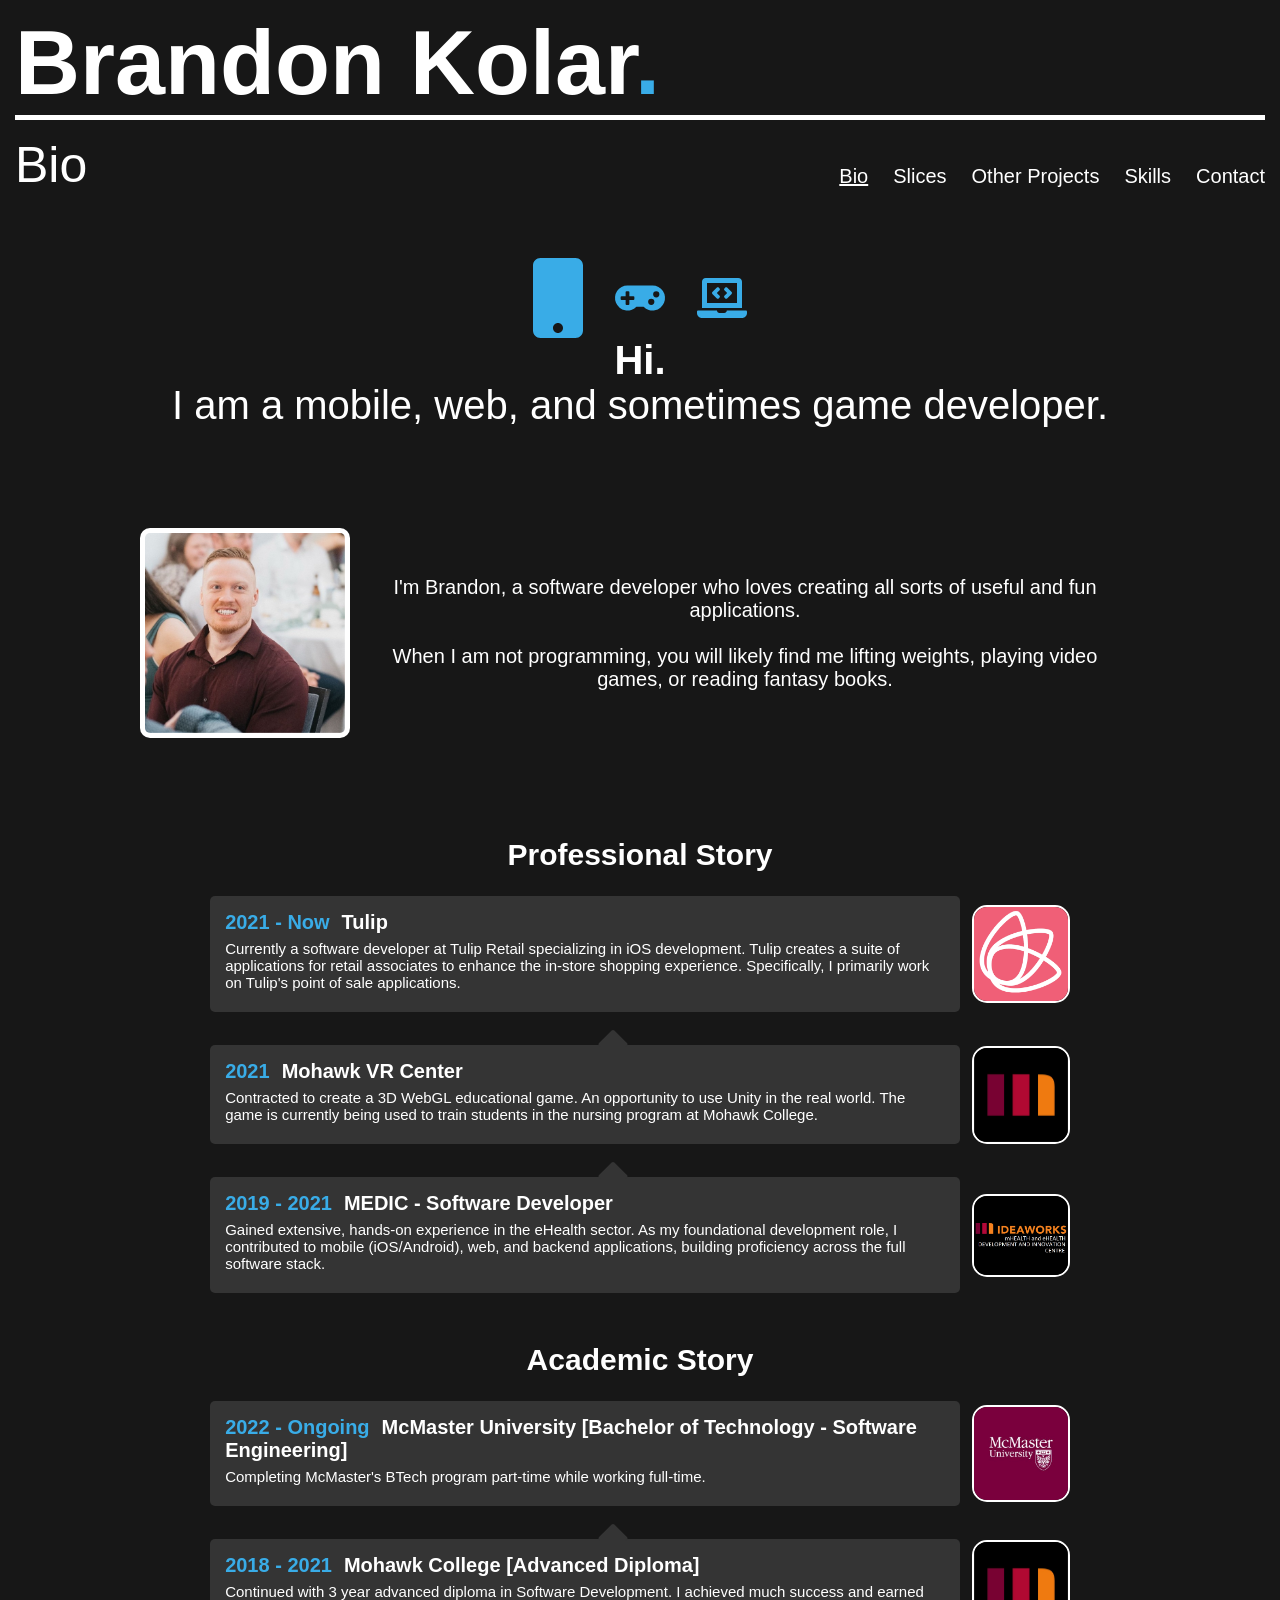
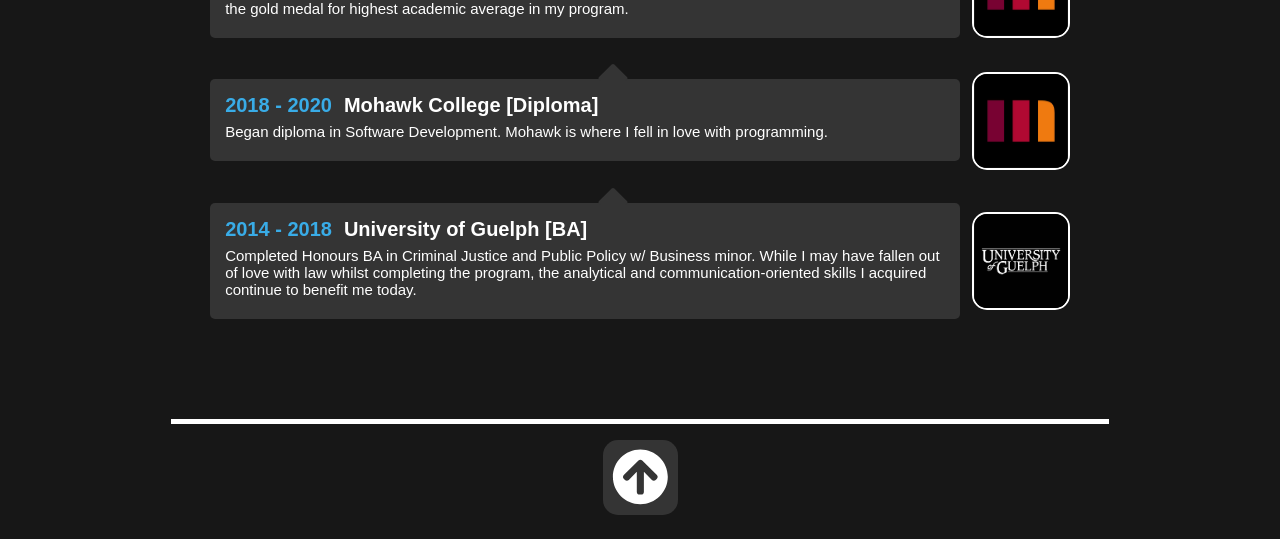
<file: index.html>
<!doctype html><html lang=""><head><meta charset="utf-8"><meta http-equiv="X-UA-Compatible" content="IE=edge"><meta name="viewport" content="width=device-width,initial-scale=1"><title>Brandon Kolar</title><script>// MIT License
      // https://github.com/rafgraph/spa-github-pages
      // This script checks to see if a redirect is present in the query string,
      // converts it back into the correct url and adds it to the
      // browser's history using window.history.replaceState(...),
      // which won't cause the browser to attempt to load the new url.
      // When the single page app is loaded further down in this file,
      // the correct url will be waiting in the browser's history for
      // the single page app to route accordingly.
      (function(l) {
          if (l.search[1] === '/' ) {
          var decoded = l.search.slice(1).split('&').map(function(s) { 
              return s.replace(/~and~/g, '&')
          }).join('?');
          window.history.replaceState(null, null,
              l.pathname.slice(0, -1) + decoded + l.hash
          );
          }
      }(window.location))</script><script defer="defer" src="/js/chunk-vendors.e4352e41.js"></script><script defer="defer" src="/js/app.6f97b60b.js"></script><link href="/css/app.be184b55.css" rel="stylesheet"></head><body><noscript><strong>We're sorry but personal-portfolio doesn't work properly without JavaScript enabled. Please enable it to continue.</strong></noscript><div id="app"></div></body></html>
</file>
<file: css/app.be184b55.css>
@import url(https://fonts.googleapis.com/css2?family=Roboto:wght@400;700&display=swap);#navBarTitle{font-size:90px;font-weight:700;color:#fff;border-bottom:thick solid #fff}#navBarNavigation{display:flex;justify-content:space-between;margin-top:16px}#navBarNavigationTitle{font-size:50px;color:#fff}#navBarNavigationItems{display:flex;align-items:flex-end;padding-bottom:6px}#navBarButton{display:none;height:40px;width:40px;color:#fff;z-index:1;transition:all .5s ease}.navBarActive{transform:rotate(90deg)}.navBarItem{font-size:20px;margin-left:25px;text-decoration:none;color:#fff}.router-link-active{text-decoration:underline!important}#sideMenu{position:fixed;width:50%;height:100%;background-color:#343434;top:0;left:0;bottom:0;z-index:1;padding-top:10%}.sideBarMenuItem{display:block;color:#fff;text-decoration:none;font-size:5vw;margin-left:10%;margin-bottom:12px}.slide-enter-active,.slide-leave-active{transition:.5s}.slide-enter-from,.slide-leave-to{transform:translate(-100%)}@media (max-width:750px){#navBarTitle{font-size:70px}}@media (max-width:550px){#navBarTitle{font-size:50px}#navBarNavigationTitle{font-size:30px;color:#fff}.navBarItem{font-size:15px}#navBarTitle{font-size:40px}#navBarNavigationTitle{font-size:30px;color:#fff}.navBarItem{margin-left:15px}}@media (max-width:500px){#navBarNavigationTitle{align-self:flex-end}#navBarNavigationItems{display:none}#navBarButton{display:block}}#container[data-v-74917a43]{display:flex;border-top:thick solid #fff;width:75%;margin-top:100px;font-size:15px;color:#fff;padding:0}#footerText[data-v-74917a43]{align-self:flex-end}#TopButton[data-v-74917a43]{margin-top:16px;align-self:center;width:75px;height:75px;background-color:#343434;border:none;border-radius:15px;color:#fff}#TopButton[data-v-74917a43]:hover{background-color:#404040}#TopIcon[data-v-74917a43]{height:90%;width:90%;cursor:pointer}#containerTimeline[data-v-23fd0ef7]{display:flex;align-items:center;justify-content:center;margin-left:12.5%;margin-right:12.5%}#containerT[data-v-23fd0ef7]{margin-bottom:0;width:80%}#text[data-v-23fd0ef7]{display:flex;flex-direction:column;background-color:#343434;border-radius:5px;padding:15px;color:#fff}#header[data-v-23fd0ef7]{font-weight:700}#title[data-v-23fd0ef7]{font-size:20px}#year[data-v-23fd0ef7]{margin-right:12px;font-size:20px}#content[data-v-23fd0ef7]{font-size:15px;padding-top:6px;padding-bottom:6px;white-space:pre-wrap}#arrow[data-v-23fd0ef7]{display:block;color:#343434;height:50px;width:100%;margin-bottom:-17px;margin-left:3.75%}.offsetArrow[data-v-23fd0ef7]{margin-top:34px}#circle[data-v-23fd0ef7]{display:block;position:relative;bottom:9px;height:30px;width:100%;margin-bottom:-25px}#containerImage[data-v-23fd0ef7]{width:10%;margin-left:12px;height:100%;border:2px solid #fff;border-radius:15px}@media (max-width:800px){#containerTimeline[data-v-23fd0ef7]{margin-left:2px;margin-right:2px}#header[data-v-23fd0ef7]{font-size:3vw}#title[data-v-23fd0ef7]{font-size:15px}#content[data-v-23fd0ef7]{font-size:12px;padding-top:16px;padding-bottom:16px}#containerImage[data-v-23fd0ef7]{width:15%;height:100%}}#rowOne[data-v-006bedc9]{display:flex;justify-content:center;margin-top:64px}#rowTwo[data-v-006bedc9]{font-size:40px;text-align:center;margin-left:10%;margin-right:10%;color:#fff}@media (max-width:550px){#rowTwo[data-v-006bedc9]{font-size:5vw}}#rowThree[data-v-006bedc9]{display:flex;margin-top:100px;padding-left:10%;padding-right:10%;justify-content:center;align-items:center}#rowThree img[data-v-006bedc9]{height:auto;width:200px;background-color:#fff;padding-left:5px;padding-right:5px;padding-top:5px;padding-bottom:5px;border-radius:10px}#rowThreeText[data-v-006bedc9]{color:#fff;text-align:center;font-size:20px;align-self:center;padding:20px}.whiteIcon[data-v-006bedc9]{color:#39ace7;height:auto;width:50px;margin-left:16px;margin-right:16px}@media (max-width:700px){#rowThree[data-v-006bedc9]{flex-direction:column;padding-left:1%;padding-right:1%}#rowThree img[data-v-006bedc9]{padding-right:1%;padding-left:1%;padding-top:0}#rowThreeText[data-v-006bedc9]{font-size:4vw}}#rowFour[data-v-006bedc9]{margin-top:100px}#rowFourHeader[data-v-006bedc9]{color:#fff;text-align:center;font-size:30px;font-weight:700;margin-bottom:24px}#rowFive[data-v-006bedc9]{margin-top:50px}#rowFiveHeader[data-v-006bedc9]{color:#fff;text-align:center;font-size:30px;font-weight:700;margin-bottom:24px}.projectBox{display:flex;margin-left:5%;margin-right:5%;margin-bottom:32px;align-items:center;justify-content:center}.projectImage{flex:1;height:100%;align-self:center;width:200px;border:2px solid #fff;border-radius:15px}.projectDetails{display:flex;flex:3;flex-direction:column;padding:12px;margin-left:12px;justify-content:flex-start}.projectDescription{padding-top:6px;padding-bottom:6px;font-size:15px;white-space:pre-line}.projectTitle{font-size:25px;font-weight:700}.projectSkills{display:flex;margin-top:auto;font-weight:700;justify-content:space-between;align-items:center}.socialMediaIcons{align-self:flex-end}.socialMediaIcon{color:#fff;height:50px;width:50px!important;margin-right:32px;justify-self:flex-end}.socialMediaIcon:hover{color:#39ace7}@media (max-width:750px){.projectImage{height:100px;width:40%;margin-bottom:12px}.projectDetails{margin-left:0;padding:12px}.projectBox{flex-direction:column;margin-left:6px;margin-right:6px}.projectTitle{font-size:20px}.projectDescription,.projectSkills{font-size:15px}.socialMediaIcon{color:#fff;height:25px;width:25px!important;margin-right:32px;justify-self:flex-end}}@media (max-width:550px){.projectImage{height:100px;width:40%;margin-bottom:12px}.projectTitle{font-size:5vw}.projectDescription{font-size:2.75vw}.projectSkills{font-size:3vw}}#projectContainer{margin-top:64px}.whiteIcon{display:inline;color:#39ace7;height:auto;width:100px;margin-left:16px;margin-right:16px}.title{text-align:center;font-size:40px;font-weight:700;margin-bottom:32px}.category{margin-top:128px}.separatorIcon{height:20px;width:20px;margin-left:auto;margin-right:auto;padding-bottom:20px;display:none}@media (max-width:750px){.separatorIcon{display:block}.title{font-size:25px}}#container[data-v-4a728a88]{margin-left:15%;margin-right:15%}.socialMediaIcon[data-v-4a728a88]{color:#39ace7;height:50px;width:50px!important;margin-right:32px;justify-self:center;margin-left:auto;margin-right:auto;margin-top:64px}h1[data-v-4a728a88]{margin-bottom:64px;font-size:25px;font-weight:none;text-align:center}span[data-v-4a728a88]{font-size:15px}.skillBox[data-v-4a728a88]{display:grid;grid-template-columns:repeat(auto-fit,minmax(150px,1fr));border:2px solid #fff;padding:20px;border-radius:5px;margin-bottom:64px}.skill[data-v-4a728a88]{font-size:20px;text-align:center;font-weight:700}@media (max-width:550px){#container[data-v-4a728a88]{margin-left:16px;margin-right:16px}h1[data-v-4a728a88]{font-size:20px}span[data-v-4a728a88]{font-size:15px}.skill[data-v-4a728a88]{font-size:10px}}.skillBox[data-v-4a728a88]{grid-gap:25px;grid-template-columns:repeat(auto-fit,minmax(75px,1fr))}@media (max-width:400px){h1[data-v-4a728a88]{font-size:15px}}#container[data-v-72aa8728]{display:flex;justify-content:center;align-items:center;margin-top:64px}#socialMedia[data-v-72aa8728]{flex:1;justify-content:space-between}#socialMediaIcons[data-v-72aa8728]{margin-top:24px}.socialMediaIcon[data-v-72aa8728]{color:#fff;height:50px;width:50px;margin-right:32px}.socialMediaIcon[data-v-72aa8728]:hover{color:#39ace7}.contact-header[data-v-72aa8728]{font-size:40px;text-align:left}@media (max-width:750px){#container[data-v-72aa8728]{justify-content:center;align-content:center}}@media (max-width:550px){#container[data-v-72aa8728]{margin-left:6px;margin-right:6px}.contact-header[data-v-72aa8728]{font-size:6vw}}#container[data-v-339e461d]{margin-top:64px}.header[data-v-339e461d]{display:flex;align-items:center;margin-bottom:48px}.app-icon[data-v-339e461d]{width:128px;height:128px;margin-right:24px;border:2px solid #fff;border-radius:15px}.title[data-v-339e461d]{font-size:40px;margin:0}.subtitle[data-v-339e461d]{font-size:18px;color:#b0b0b0}.section[data-v-339e461d]{margin-bottom:48px}.section-title[data-v-339e461d]{border-bottom:2px solid #39ace7;padding-bottom:8px;margin-bottom:16px}.release-box[data-v-339e461d]{display:flex;justify-content:space-between;align-items:center;background-color:#222;padding:16px;border-radius:8px}.download-button[data-v-339e461d]{background-color:#39ace7;color:#fff;padding:10px 20px;border-radius:5px;text-decoration:none;font-weight:700;transition:background-color .3s ease}.download-button[data-v-339e461d]:hover{background-color:#2a8dbf}.release-notes[data-v-339e461d]{margin-top:12px;font-style:italic;color:#b0b0b0}a[data-v-339e461d]{color:#39ace7;text-decoration:none}a[data-v-339e461d]:hover{text-decoration:underline}.screenshots-container[data-v-339e461d]{display:grid;grid-template-columns:1fr 1fr;gap:20px;align-items:start}.screenshot-figure[data-v-339e461d]{margin:0;text-align:center}.screenshot-figure figcaption[data-v-339e461d]{margin-top:8px;font-size:14px;color:#b0b0b0}.screenshot-image[data-v-339e461d]{width:100%;border-radius:8px;border:1px solid #444;transition:transform .3s ease,box-shadow .3s ease}.menu-screenshot[data-v-339e461d]{grid-column:1/-1;width:50%;min-width:300px;justify-self:center;width:100%;max-width:400px}@media (max-width:768px){.screenshots-container[data-v-339e461d]{grid-template-columns:1fr}.menu-screenshot[data-v-339e461d]{max-width:100%}}.screenshot-image[data-v-339e461d]:hover{transform:scale(1.05);box-shadow:0 8px 16px rgba(0,0,0,.3)}body{margin:0;margin-top:12px;background-color:#171717;font-family:Arial,Helvetica,sans-serif}#container{display:flex;flex-direction:column;margin:0 auto;max-width:1250px;padding-left:12px;padding-right:12px;padding-bottom:24px;color:#fff;z-index:0}.blue{color:#39ace7}.fade-enter-active,.fade-leave-active{transition:opacity .5s ease}.fade-enter-from,.fade-leave-to{opacity:0}
</file>
